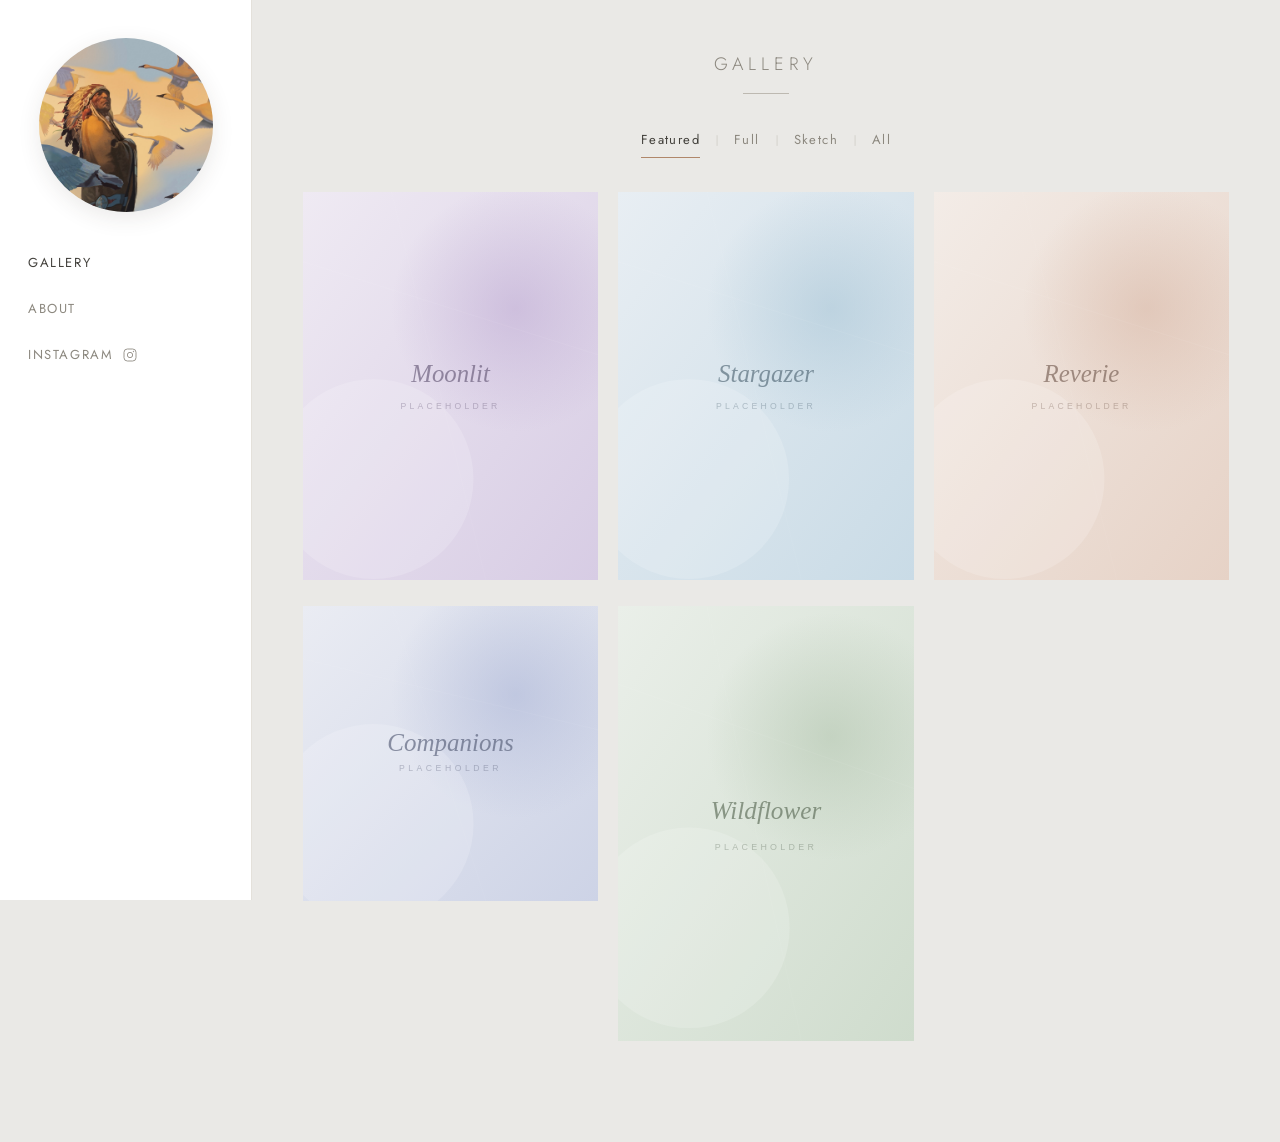
<file: index.html>
<!DOCTYPE html>
<html lang="en">
<head>
  <meta charset="UTF-8">
  <meta name="viewport" content="width=device-width, initial-scale=1">
  <title>Josie — Gallery</title>
  <meta name="description" content="Artwork by Josie — sketches, full pieces and speed-paints in Procreate.">
  <link rel="icon" href="assets/img/logo/josie-icon.jpg">
  <link rel="preconnect" href="https://fonts.googleapis.com">
  <link rel="preconnect" href="https://fonts.gstatic.com" crossorigin>
  <link href="https://fonts.googleapis.com/css2?family=Caveat:wght@500;600;700&family=Cormorant+Garamond:ital,wght@0,400;0,500;0,600;1,400&family=Jost:wght@300;400;500&display=swap" rel="stylesheet">
  <link rel="stylesheet" href="assets/css/styles.css">
</head>
<body data-page="gallery">
  <header id="sidebar" class="sidebar"></header>
  <main class="main">
    <div class="page-head">
      <h1 class="page-title" id="pageTitle">Gallery</h1>
      <hr class="page-rule">
    </div>
    <nav class="filters" id="filters" aria-label="Categories"></nav>
    <div class="grid" id="grid"></div>
  </main>
  <script>
  /* Load gallery CONTENT fresh on every visit. GitHub Pages caches files for ~10 min
     (max-age=600), which would otherwise delay a newly published photo from showing
     across browsers/devices/CDN edges. A per-load ?v= on data.js sidesteps that cache;
     the code files (ui/gallery) load right after and may stay cached (they change rarely). */
  (function () {
    function add(src, then) {
      var s = document.createElement('script');
      s.src = src; if (then) { s.onload = s.onerror = then; }
      document.body.appendChild(s);
    }
    add('assets/js/data.js?v=' + Date.now(), function () {
      add('assets/js/ui.js'); add('assets/js/gallery.js');
    });
  })();
  </script>
</body>
</html>
</file>
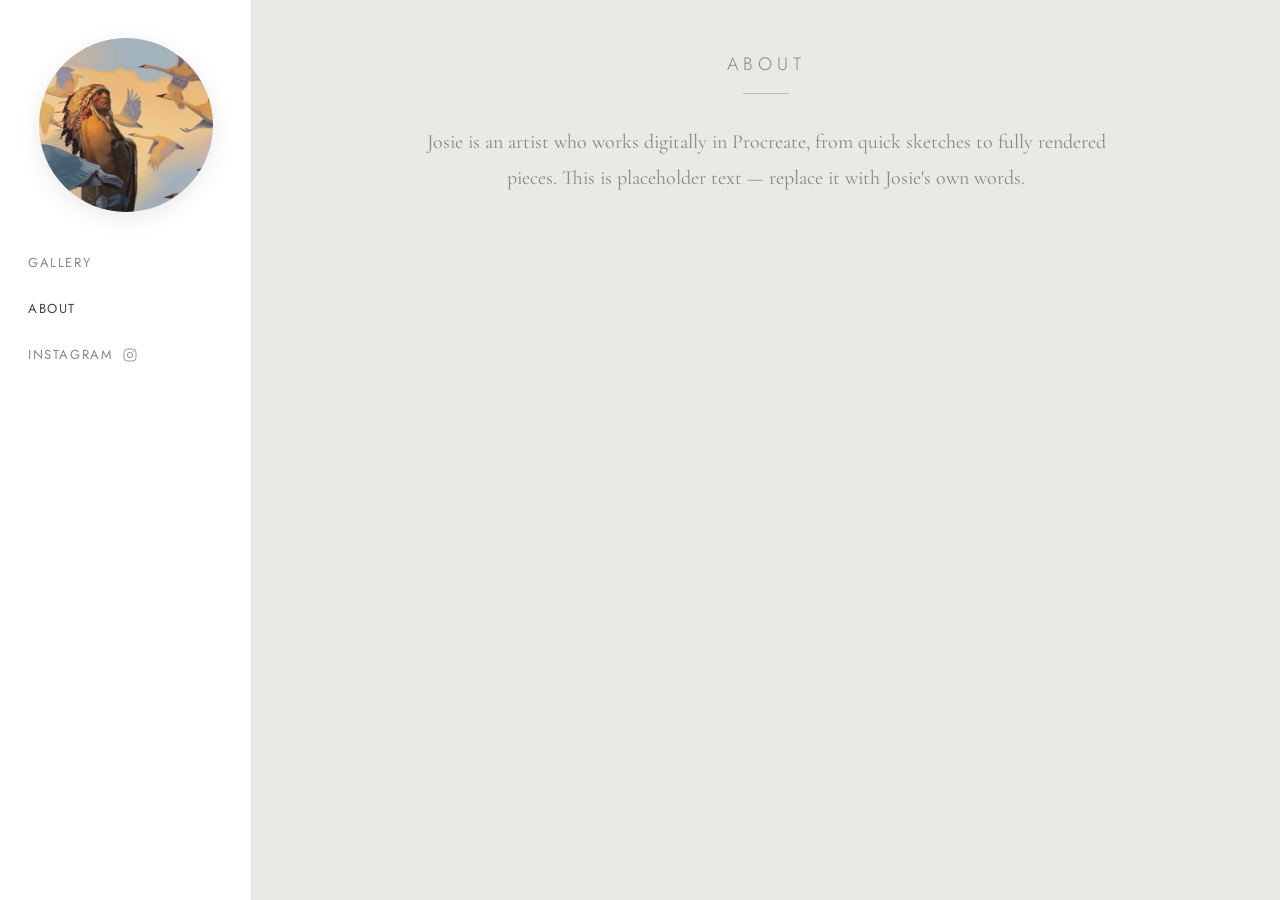
<file: about.html>
<!DOCTYPE html>
<html lang="en">
<head>
  <meta charset="UTF-8">
  <meta name="viewport" content="width=device-width, initial-scale=1">
  <title>Josie — About</title>
  <meta name="description" content="About Josie.">
  <link rel="icon" href="assets/img/logo/josie-icon.jpg">
  <link rel="preconnect" href="https://fonts.googleapis.com">
  <link rel="preconnect" href="https://fonts.gstatic.com" crossorigin>
  <link href="https://fonts.googleapis.com/css2?family=Caveat:wght@500;600;700&family=Cormorant+Garamond:ital,wght@0,400;0,500;0,600;1,400&family=Jost:wght@300;400;500&display=swap" rel="stylesheet">
  <link rel="stylesheet" href="assets/css/styles.css">
</head>
<body data-page="about">
  <header id="sidebar" class="sidebar"></header>
  <main class="main">
    <div class="about">
      <div class="page-head">
        <h1 class="page-title">About</h1>
        <hr class="page-rule">
      </div>
      <div class="about__body" id="aboutBody"></div>
    </div>
  </main>
  <script>
  /* Load CONTENT fresh each visit (beats GitHub Pages' ~10-min cache so edits show
     right away); then build the sidebar and render the About text. */
  (function () {
    function add(src, then) {
      var s = document.createElement('script');
      s.src = src; if (then) { s.onload = s.onerror = then; }
      document.body.appendChild(s);
    }
    add('assets/js/data.js?v=' + Date.now(), function () {
      add('assets/js/ui.js');
      var S = window.SITE || {};
      var b = document.getElementById('aboutBody');
      if (b) (S.about || '').split('\n\n').forEach(function (p) {
        var el = document.createElement('p'); el.textContent = p; b.appendChild(el);
      });
    });
  })();
  </script>
</body>
</html>
</file>
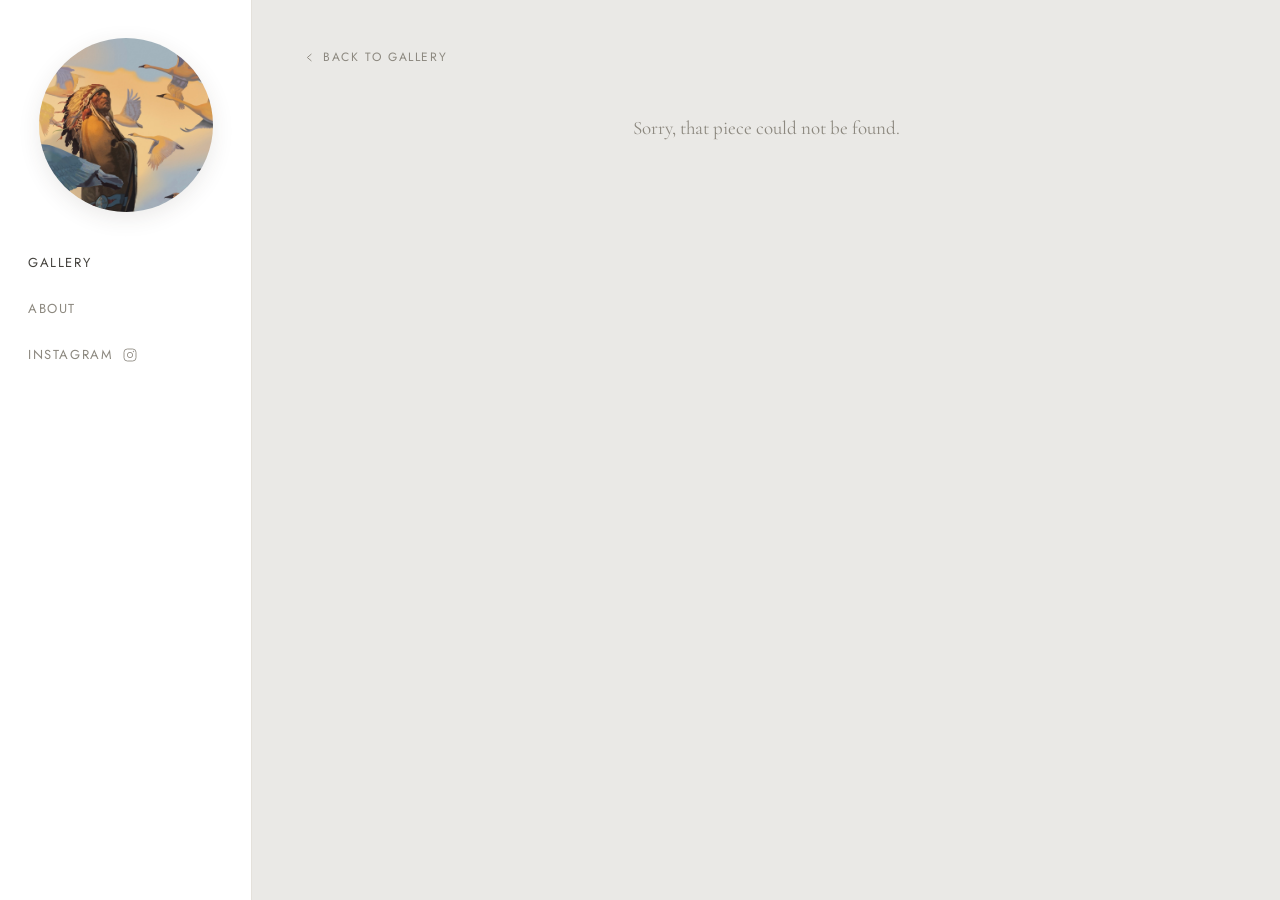
<file: artwork.html>
<!DOCTYPE html>
<html lang="en">
<head>
  <meta charset="UTF-8">
  <meta name="viewport" content="width=device-width, initial-scale=1">
  <title>Josie — Artwork</title>
  <meta name="description" content="Artwork by Josie.">
  <link rel="icon" href="assets/img/logo/josie-icon.jpg">
  <link rel="preconnect" href="https://fonts.googleapis.com">
  <link rel="preconnect" href="https://fonts.gstatic.com" crossorigin>
  <link href="https://fonts.googleapis.com/css2?family=Caveat:wght@500;600;700&family=Cormorant+Garamond:ital,wght@0,400;0,500;0,600;1,400&family=Jost:wght@300;400;500&display=swap" rel="stylesheet">
  <link rel="stylesheet" href="assets/css/styles.css">
</head>
<body data-page="artwork">
  <header id="sidebar" class="sidebar"></header>
  <main class="main">
    <div class="detail" id="detail"></div>
  </main>
  <script>
  /* Load CONTENT fresh each visit (beats GitHub Pages' ~10-min cache so new edits
     show right away); code files load right after and may stay cached. */
  (function () {
    function add(src, then) {
      var s = document.createElement('script');
      s.src = src; if (then) { s.onload = s.onerror = then; }
      document.body.appendChild(s);
    }
    add('assets/js/data.js?v=' + Date.now(), function () {
      add('assets/js/ui.js'); add('assets/js/artwork.js');
    });
  })();
  </script>
</body>
</html>
</file>
<file: assets/css/styles.css>
/* =========================================================================
   Ann & Josie portfolio — shared stylesheet
   Calm, image-first artist portfolio. Inspired by loish.net (not a copy).
   ========================================================================= */

/* ---------- tokens ---------- */
:root{
  --sidebar-w: 252px;
  --bg: #eae9e6;            /* warm off-white main field */
  --sidebar-bg: #ffffff;
  --ink: #44423d;           /* primary text */
  --ink-soft: #8c887f;      /* secondary / inactive nav */
  --ink-faint: #bdb9b1;     /* rules, separators */
  --line: #e4e1db;          /* hairlines, image placeholder */
  --accent: #b0876a;        /* warm accent — underlines, active */
  --gap: 20px;
  --maxcol: 3;
  --font-display: 'Jost', system-ui, -apple-system, sans-serif;
  --font-body: 'Cormorant Garamond', Georgia, 'Times New Roman', serif;
  --font-hand: 'Caveat', 'Segoe Script', cursive;
  --ease: cubic-bezier(.22,.61,.36,1);
}

*,*::before,*::after{ box-sizing:border-box; }
html,body{ margin:0; padding:0; }
body{
  background:var(--bg);
  color:var(--ink);
  font-family:var(--font-body);
  font-size:18px;
  line-height:1.6;
  -webkit-font-smoothing:antialiased;
  text-rendering:optimizeLegibility;
}
img{ max-width:100%; display:block; }
a{ color:inherit; text-decoration:none; }
button{ font:inherit; color:inherit; background:none; border:0; cursor:pointer; }

/* ---------- layout ---------- */
.sidebar{
  position:fixed; top:0; left:0; bottom:0; width:var(--sidebar-w);
  background:var(--sidebar-bg);
  border-right:1px solid var(--line);
  display:flex; flex-direction:column;
  padding:34px 26px 26px;
  z-index:40;
}
.main{
  margin-left:var(--sidebar-w);
  min-height:100vh;
  padding:44px clamp(20px,4vw,56px) 80px;
}

/* ---------- logo / mark ---------- */
.logo{
  position:relative;
  width:174px; height:174px;
  margin:4px auto 30px;
  border-radius:50%;
  overflow:hidden;
  background-color:var(--line);
  background-repeat:no-repeat;
  background-size:cover;
  box-shadow:0 6px 22px rgba(60,52,44,.10);
}
.logo--ann{ background-image:url('../img/logo/ann-icon.png'); background-position:54% 40%; }
.logo--josie{ background-image:url('../img/logo/josie-icon.jpg'); background-position:50% 38%; }
/* subtle veil so a hand-written wordmark stays legible over the photo */
.logo--ann::after{
  content:""; position:absolute; inset:0;
  background:radial-gradient(circle at 50% 46%, rgba(247,242,235,.42), rgba(247,242,235,0) 62%);
}
.logo__word{
  position:absolute; inset:0; display:flex; align-items:center; justify-content:center;
  font-family:var(--font-hand);
  font-size:62px; font-weight:600; letter-spacing:2px;
  color:#fbf7f1;
  text-shadow:0 2px 10px rgba(60,40,28,.45);
  padding-bottom:6px;
}

/* ---------- nav ---------- */
.nav{ display:flex; flex-direction:column; gap:2px; }
.nav__link{
  display:flex; align-items:center; gap:9px;
  font-family:var(--font-display);
  font-size:13px; font-weight:400; letter-spacing:1.6px; text-transform:uppercase;
  color:var(--ink-soft);
  padding:11px 2px;
  border-bottom:1px solid transparent;
  transition:color .25s var(--ease);
}
.nav__link:hover{ color:var(--ink); }
.nav__link.is-active{ color:var(--ink); }
.nav__link .ig{ width:16px; height:16px; flex:0 0 auto; opacity:.85; }

/* ---------- mobile top bar / hamburger ---------- */
.hamburger{
  width:34px; height:34px; display:none; flex-direction:column;
  justify-content:center; gap:5px; padding:6px;
}
.hamburger span{ height:1.5px; background:var(--ink); transition:transform .3s var(--ease),opacity .3s; }

/* ---------- page head ---------- */
.page-head{ text-align:center; margin:6px 0 30px; }
.page-title{
  font-family:var(--font-display);
  font-size:18px; font-weight:300; letter-spacing:5px; text-transform:uppercase;
  color:var(--ink-soft); margin:0;
}
.page-rule{ width:46px; height:1px; background:var(--ink-faint); margin:14px auto 0; border:0; }

/* ---------- filters (category bar) ---------- */
.filters{
  display:flex; flex-wrap:wrap; justify-content:center; align-items:center;
  gap:4px 0; margin:0 auto 34px; max-width:920px;
}
.filter{
  font-family:var(--font-display);
  font-size:13px; font-weight:400; letter-spacing:1.4px;
  color:var(--ink-soft);
  padding:6px 16px 7px;
  position:relative;
  transition:color .25s var(--ease);
}
.filter:hover{ color:var(--ink); }
.filter.is-active{ color:var(--ink); }
.filter.is-active::after{
  content:""; position:absolute; left:16px; right:16px; bottom:0; height:1px;
  background:var(--accent);
}
.filters__sep{ color:var(--ink-faint); font-size:12px; user-select:none; }

/* ---------- grid (ROW-MAJOR masonry via CSS-grid row spans) ----------
   Columns fill left-to-right (so a row here == a row in the Manage tool).
   gallery.js measures each card and sets grid-row: span N from its height,
   so images keep their natural aspect (never cropped) and shorter cards let
   the next row tuck up — the masonry look, but ordered across instead of down. */
.grid{
  display:grid;
  grid-template-columns:repeat(var(--maxcol), minmax(0,1fr));
  grid-auto-rows:6px;          /* tiny row unit; JS spans each card to its height */
  column-gap:var(--gap);
  row-gap:0;                   /* vertical gap is baked into the span math (gallery.js) */
  align-items:start;
}
.grid--single{ grid-template-columns:1fr; max-width:760px; margin:0 auto; }

.card{
  position:relative; display:block; margin:0;
  overflow:hidden; background:var(--line);
  outline:1px solid rgba(0,0,0,0); /* keeps subpixel edges clean */
}
.card__img{
  width:100%; height:auto; display:block;
  transition:transform .65s var(--ease), filter .45s var(--ease);
}
.card__overlay{
  position:absolute; inset:0; opacity:0;
  transition:opacity .4s var(--ease);
  background:linear-gradient(180deg, rgba(34,30,26,.10), rgba(20,17,14,.30));
  pointer-events:none;
}
.card__facets{ position:absolute; inset:0; width:100%; height:100%; }
.card__title{
  position:absolute; left:0; right:0; top:50%;
  transform:translateY(-50%) translateY(10px);
  text-align:center; padding:0 18px; line-height:1.3; overflow-wrap:break-word;
  font-family:var(--font-display);
  font-size:clamp(15px,1.35vw,19px); font-weight:400; letter-spacing:3px; text-transform:uppercase;
  color:#fbf9f6; text-shadow:0 1px 16px rgba(20,14,8,.45);
  transition:transform .45s var(--ease), opacity .45s var(--ease);
  opacity:0;
}
.card__arrow{
  position:absolute; right:16px; bottom:14px; width:26px; height:26px;
  color:#fbf9f6; opacity:0; transform:translateX(-6px);
  filter:drop-shadow(0 1px 8px rgba(20,14,8,.5));
  transition:transform .45s var(--ease), opacity .45s var(--ease);
}
/* reveal */
.card:hover .card__img,
.card.is-active .card__img{ transform:scale(1.06); }
.card:hover .card__overlay,
.card.is-active .card__overlay{ opacity:1; }
.card:hover .card__title,
.card.is-active .card__title{ opacity:1; transform:translateY(-50%) translateY(0); }
.card:hover .card__arrow,
.card.is-active .card__arrow{ opacity:1; transform:translateX(0); }

/* ---------- detail page ---------- */
.detail{ max-width:1040px; margin:0 auto; }
.detail__back{
  display:inline-flex; align-items:center; gap:7px;
  font-family:var(--font-display); font-size:12px; letter-spacing:1.6px; text-transform:uppercase;
  color:var(--ink-soft); margin-bottom:26px; transition:color .25s var(--ease);
}
.detail__back:hover{ color:var(--ink); }
.detail__media{ text-align:center; }
.detail__img{
  display:inline-block; max-width:100%; max-height:78vh; width:auto; margin:0 auto;
  box-shadow:0 18px 50px rgba(60,50,40,.16);
}
.detail__meta{ text-align:center; margin:26px 0 4px; }
.detail__title{
  font-family:var(--font-display); font-weight:300; letter-spacing:3px; text-transform:uppercase;
  font-size:18px; color:var(--ink); margin:0;   /* ~15% smaller (was 21px) */
}
.detail__date{
  font-family:var(--font-display); font-size:12px; letter-spacing:2px;
  color:var(--ink-soft); margin-top:9px;
}
/* per-piece Instagram icon, shown just under the date */
.detail__ig{
  display:inline-flex; align-items:center; justify-content:center;
  width:34px; height:34px; margin-top:12px;
  color:var(--ink-soft); transition:color .25s var(--ease), transform .25s var(--ease);
}
.detail__ig:hover{ color:var(--accent); transform:translateY(-1px); }
.detail__ig svg{ width:22px; height:22px; }
.detail__text{
  max-width:620px; margin:18px auto 0; text-align:center;
  color:var(--ink-soft); font-size:19px; line-height:1.75;
}
.detail__nav{
  display:flex; justify-content:space-between; gap:16px;
  max-width:1040px; margin:48px auto 0;
}
.detail__nav a{
  font-family:var(--font-display); font-size:12px; letter-spacing:1.6px; text-transform:uppercase;
  color:var(--ink-soft); transition:color .25s var(--ease);
}
.detail__nav a:hover{ color:var(--ink); }
.detail__nav span{ visibility:hidden; }

/* ---------- detail: split layout — Josie (stacked at ALL sizes; media uses full width) ----------
   Desktop AND mobile now use the same stacked layout so the art is never squeezed by a side
   column — it fills the full content width. Each piece stacks its title ABOVE its media; the
   art's header is one line (title left; date + Instagram pushed to the far right, the IG icon
   ending at the art's right edge) and the comment sits directly BELOW the art. The header /
   comment / video are width-matched to the art via --art-w (set by artwork.js). */
.detail--split .ablock{ display:grid; grid-template-columns:minmax(0,1fr); margin-top:42px; }
.detail--split .detail__cols > .ablock:first-child{ margin-top:0; }
.detail--split .ablock__title{ grid-row:1; margin-bottom:14px; width:var(--art-w, 100%); max-width:100%; }
.detail--split .ablock__media{ grid-row:2; min-width:0; }
.detail--split .detail__media{ text-align:left; }
.detail--split .detail__title,
.detail--split .detail__date,
.detail--split .detail__text{ text-align:left; }

/* art block: header (row1) above art (row2); comment (row3) directly below the art.
   display:contents unwraps the info box so head + comment become independent rows. */
.detail--split .ablock--art .ablock__info{ display:contents; }
.detail--split .ablock--art .ablock__head{
  grid-row:1; margin-bottom:16px;
  display:flex; align-items:center; gap:12px;
  width:var(--art-w, 100%); max-width:100%;
}
.detail--split .ablock--art .ablock__head .detail__title{ flex:1 1 auto; min-width:0; }
.detail--split .ablock--art .ablock__head .detail__date{ flex:0 0 auto; margin-top:0; }
.detail--split .ablock--art .ablock__head .detail__ig{ flex:0 0 auto; margin-top:0; }
.detail--split .ablock--art .detail__text{
  grid-row:3; width:var(--art-w, 100%); max-width:100%; margin:22px 0 0;
}
/* speed-paint video matched to the art's width */
.detail--split .ablock--paint .player{ width:var(--art-w, 100%); max-width:100%; }

/* ---------- YouTube embed ---------- */
.detail__yt{ position:relative; width:100%; max-width:1040px; margin:26px auto 0; aspect-ratio:16/9; background:#0d0d0e; overflow:hidden; }
.detail--split .detail__yt{ margin:46px 0 0; }
.detail__yt iframe{ position:absolute; inset:0; width:100%; height:100%; border:0; }

/* ---------- related artwork (shown like the art: image with its own title) ---------- */
.relcard{ display:block; max-width:100%; }
.relcard__img{
  display:block; width:auto; max-width:100%; max-height:56vh; height:auto;
  background:var(--line); box-shadow:0 12px 34px rgba(60,50,40,.14); transition:transform .35s var(--ease);
}
.relcard:hover .relcard__img{ transform:scale(1.015); }
.relcard__title{ font-family:var(--font-display); font-size:15px; letter-spacing:1.6px; text-transform:uppercase; color:var(--ink-soft); line-height:1.4; }

/* ---------- video player (Josie speed-paints) ---------- */
.player{
  position:relative; width:100%; margin:0;
  background:#0d0d0e; line-height:0;
}
.player__video{ width:100%; height:auto; display:block; }
.player__btn{
  position:absolute; display:inline-flex; align-items:center; justify-content:center;
  color:#fff; transition:opacity .3s var(--ease), transform .3s var(--ease);
}
.player__play{
  inset:0; margin:auto; width:84px; height:84px; border-radius:50%;
  background:rgba(20,18,16,.42); backdrop-filter:blur(2px);
}
.player__play svg{ width:30px; height:30px; margin-left:4px; }
.player__play:hover{ background:rgba(20,18,16,.6); transform:scale(1.04); }
/* play / pause toggle — bottom-left; appears once the speed-paint has started,
   and swaps its glyph between pause (while playing) and play (while paused). */
.player__toggle{
  left:16px; bottom:16px; width:42px; height:42px; border-radius:50%;
  background:rgba(20,18,16,.45); opacity:0; pointer-events:none;
}
.player__toggle svg{ width:16px; height:16px; }
.player__toggle:hover{ background:rgba(20,18,16,.62); }
.player.is-started .player__toggle{ opacity:1; pointer-events:auto; }
.player__ico{ display:none; }
.player.is-playing .player__ico-pause{ display:block; }
.player.is-started:not(.is-playing) .player__ico-play{ display:block; }
.player .player__play[hidden]{ display:none; }
.player__note{
  position:absolute; inset:0; display:flex; align-items:center; justify-content:center;
  color:#cfc9c0; font-family:var(--font-display); font-size:12px; letter-spacing:2px;
  text-transform:uppercase; line-height:1.4; text-align:center; padding:20px;
}

/* ---------- speed-paint title (sits in the block's title cell, like the art's) ---------- */
.detail__painttitle{
  font-family:var(--font-display); font-weight:300; letter-spacing:2px; text-transform:uppercase;
  font-size:17px; line-height:1.35; color:var(--ink); margin:0; overflow-wrap:break-word; text-align:left;
}

/* ---------- about page ---------- */
.about{ max-width:680px; margin:0 auto; text-align:center; }
.about__body{ color:var(--ink-soft); font-size:20px; line-height:1.8; }
.about__body p{ margin:0 0 1.1em; }

/* ---------- responsive ---------- */
@media (max-width:1180px){ :root{ --maxcol:3; } }
@media (max-width:1024px){ :root{ --maxcol:2; } }
@media (max-width:900px){
  .sidebar{
    position:fixed; flex-direction:row; align-items:center; justify-content:space-between;
    inset:0 0 auto 0; width:100%; height:64px; padding:0 18px;
    border-right:0; border-bottom:1px solid var(--line);
  }
  .logo{ width:42px; height:42px; margin:0; box-shadow:none; }
  .logo__word{ font-size:17px; padding-bottom:1px; letter-spacing:1px; }
  .hamburger{ display:inline-flex; }
  .nav{
    position:fixed; left:0; right:0; top:64px; gap:0;
    background:var(--sidebar-bg); border-bottom:1px solid var(--line);
    padding:8px 22px; transform:translateY(-12px); opacity:0; pointer-events:none;
    transition:transform .3s var(--ease), opacity .3s var(--ease);
  }
  .sidebar.is-open .nav{ transform:none; opacity:1; pointer-events:auto; }
  .main{ margin-left:0; padding-top:90px; }
}
@media (max-width:700px){ :root{ --maxcol:1; } .grid{ max-width:520px; margin:0 auto; } }

/* ---------- Josie: simpler hover — keep only the top-left facet ----------
   (drops the centre diamond + the other three corners; Ann keeps all five) */
.card__facets .facet--tr,
.card__facets .facet--bl,
.card__facets .facet--br,
.card__facets .facet--center{ display:none; }
</file>
